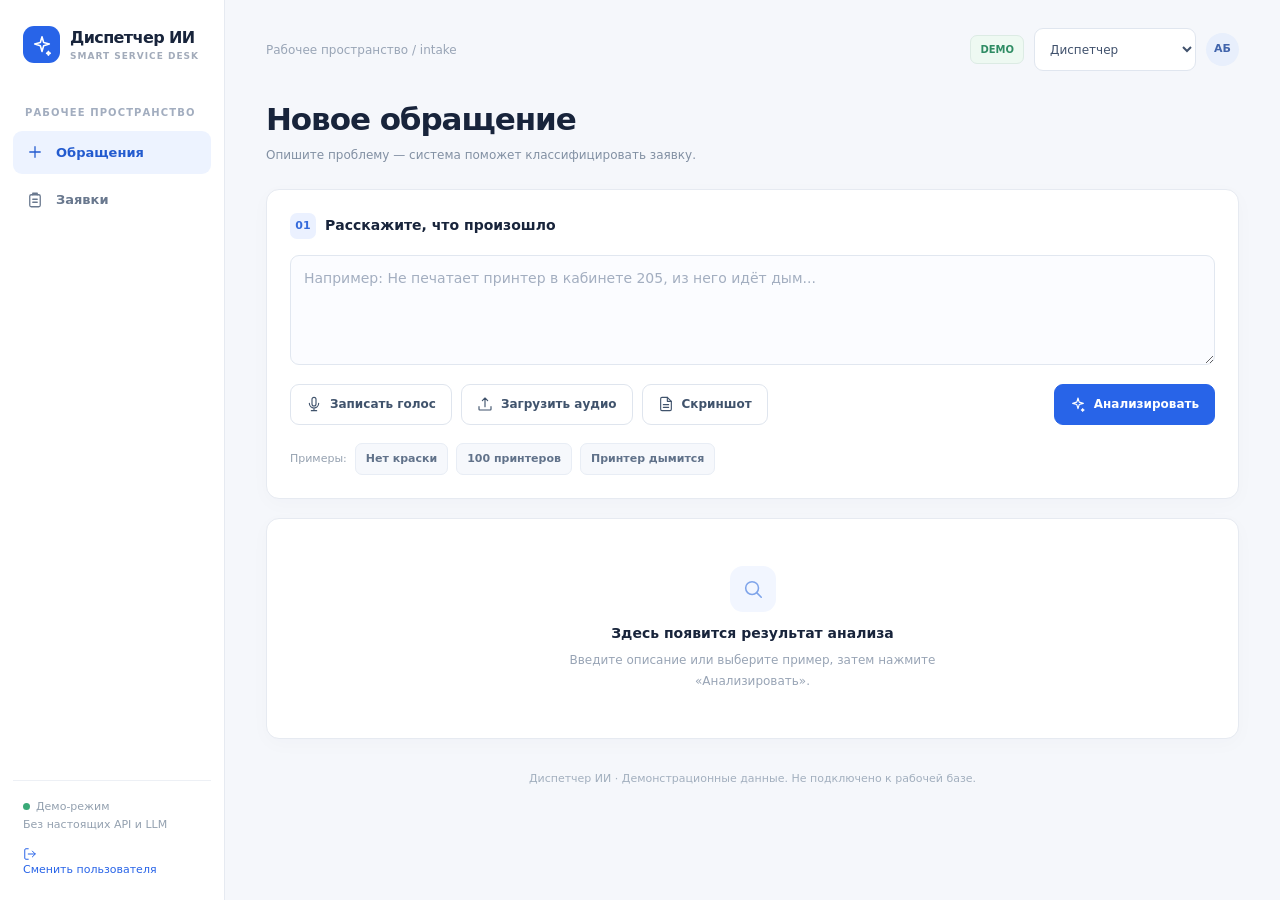
<file: index.html>
<!doctype html>
<html lang="ru">
<head>
  <meta charset="UTF-8" />
  <meta name="viewport" content="width=device-width, initial-scale=1" />
  <meta name="theme-color" content="#f5f7fb" />
  <meta name="description" content="Диспетчер ИИ — система интеллектуальной обработки обращений" />
  <title>Диспетчер ИИ — рабочее пространство</title>
  <link rel="icon" href="assets/favicon.svg" type="image/svg+xml" />
  <link rel="stylesheet" href="css/style.css" />
</head>
<body>
  <div id="app"><div class="boot">Загрузка интерфейса…</div></div>
  <script src="js/config.js"></script>
  <script src="js/api.js"></script>
  <script src="js/app.js"></script>
</body>
</html>
</file>
<file: css/style.css>
:root{--bg:#f5f7fb;--surface:#fff;--surface-alt:#f9fbff;--border:#e6eaf1;--text:#18243b;--muted:#8290a3;--primary:#2864e8;--primary-soft:#edf3ff;--shadow:0 5px 20px rgba(29,49,83,.025);--radius:13px;--danger:#c73f37;--ok:#23815b;--warn:#ae6a16;--side:225px;--font:Inter,ui-sans-serif,system-ui,-apple-system,BlinkMacSystemFont,'Segoe UI',sans-serif}
*{box-sizing:border-box}html{min-height:100%;scroll-behavior:smooth}body{margin:0;min-height:100vh;background:var(--bg);color:var(--text);font:14px/1.5 var(--font)}button,input,textarea,select{font:inherit}button{cursor:pointer}button:disabled{cursor:not-allowed;opacity:.53}button:focus-visible,a:focus-visible,input:focus-visible,textarea:focus-visible,select:focus-visible{outline:3px solid #acc6ff;outline-offset:2px}a{text-decoration:none;color:var(--primary)}h1,h2,h3,h4,p{margin-top:0}svg{display:block} .boot{display:grid;place-items:center;height:100vh;color:var(--muted)}
.shell{display:grid;grid-template-columns:var(--side) minmax(0,1fr);min-height:100vh}.sidebar{background:var(--surface);border-right:1px solid var(--border);padding:26px 13px 20px;display:flex;flex-direction:column;position:sticky;top:0;height:100vh;z-index:5}.brand{display:flex;align-items:center;gap:10px;padding:0 10px;margin-bottom:28px}.brand-icon{height:37px;width:37px;background:var(--primary);border-radius:11px;display:grid;place-items:center;color:white;font-size:19px;flex:0 0 auto}.brand-title{font-weight:800;font-size:16px;letter-spacing:-.6px}.brand-note{color:#a2abba;font-weight:700;text-transform:uppercase;letter-spacing:1px;font-size:9px}.nav-caption{text-transform:uppercase;letter-spacing:1.1px;color:#a2adbf;font-size:10px;margin:13px 12px 11px;font-weight:700}.sidebar nav{display:flex;flex-direction:column;gap:4px}.nav-item{width:100%;background:transparent;color:#69788e;border:none;border-radius:9px;display:flex;align-items:center;gap:12px;padding:12px 13px;font-size:13px;font-weight:650;text-align:left;transition:background .12s}.nav-item svg{height:18px;width:18px;flex:none}.nav-item:hover{background:#f5f8fc}.nav-item.active{background:#edf3ff;color:#235bcf}.sidebar-footer{margin-top:auto;color:#93a0af;border-top:1px solid #edf0f5;padding:17px 10px 0;font-size:11px;line-height:1.7}.sidebar-footer .dot{display:inline-block;background:#3aaa78;height:7px;width:7px;border-radius:50%;margin-right:6px}.content{min-width:0;padding:28px clamp(17px,3.2vw,45px) 60px}.container{max-width:1110px;margin:0 auto}.topbar{display:flex;align-items:center;justify-content:space-between;gap:14px;margin-bottom:30px}.breadcrumbs{font-size:12px;color:#99a5b6;white-space:nowrap;overflow:hidden;text-overflow:ellipsis}.account-area{display:flex;align-items:center;gap:10px;flex-shrink:0}.mode{border:1px solid #dcebe4;background:#eef9f2;color:#2f8c64;padding:6px 9px;border-radius:7px;font-size:10px;font-weight:770;white-space:nowrap}.mode.api{border-color:#dce7f7;background:#eff5ff;color:#356ac0}.role-choice{border:1px solid #e0e6ef;padding:8px 29px 8px 11px;border-radius:9px;background:#fff;color:#40516c;font-size:12px;max-width:180px}.avatar{background:#e8effc;color:#4265ac;font-weight:750;display:grid;place-items:center;width:33px;height:33px;border-radius:50%;font-size:11px}.intro{margin:0 0 25px}.intro h1{font-size:clamp(25px,2.7vw,31px);letter-spacing:-1.05px;line-height:1.22;margin:0 0 7px;font-weight:780}.intro p{font-size:13px;color:var(--muted);margin:0}.surface{background:var(--surface);border:1px solid var(--border);border-radius:var(--radius);box-shadow:var(--shadow)}.card{padding:23px}.section-heading{display:flex;justify-content:space-between;align-items:center;gap:15px;margin:0 0 15px}.section-heading h2{font-size:16px;font-weight:750;margin:0}.section-heading p{color:var(--muted);font-size:12px;margin:3px 0 0}.card + .card{margin-top:17px}.divider{height:1px;background:#edf0f5;margin:19px 0}.mini-title{display:flex;align-items:center;gap:9px;font-weight:730;font-size:14px;margin-bottom:16px}.num{border-radius:7px;background:#ebf1ff;color:#356bdb;display:grid;place-items:center;height:26px;width:26px;font-size:11px;font-weight:800}.textarea,input[type=text],input[type=email],input[type=password],input[type=search],input[type=number],input[type=datetime-local],select,textarea{width:100%;border:1px solid #e1e7f0;border-radius:9px;background:#fbfcff;padding:11px 13px;color:#2d3e59;outline:none;min-height:43px}.textarea,textarea{height:110px;resize:vertical;line-height:1.65}textarea:focus,input:focus,select:focus{border-color:#82a7f3;box-shadow:0 0 0 3px rgba(40,100,232,.08)}::placeholder{color:#a3aec0}.form-actions{display:flex;gap:9px;justify-content:space-between;align-items:center;flex-wrap:wrap;margin-top:13px}.form-actions.end{justify-content:flex-end}.button{border:1px solid #dfe5ee;background:#fff;color:#40536c;padding:10px 15px;min-height:41px;border-radius:9px;font-weight:700;font-size:12px;display:inline-flex;align-items:center;justify-content:center;gap:8px;transition:filter .12s,background .12s;white-space:nowrap}.button:hover:not(:disabled){filter:brightness(.97)}.button svg{height:16px;width:16px}.button.primary{background:var(--primary);border-color:var(--primary);color:#fff}.button.dark{background:#172b4c;border-color:#172b4c;color:#fff}.button.soft{background:#f3f7ff;border-color:#e0eaff;color:#3568c7}.button.danger{color:#bf4439;background:#fff5f3;border-color:#f4ded9}.button.small{padding:7px 11px;min-height:33px;font-size:11px}.button.link{border:0;background:transparent;color:var(--primary);padding:5px 0;min-height:25px}.button.push{margin-left:auto}.examples{display:flex;align-items:center;gap:8px;flex-wrap:wrap;margin-top:17px}.hint{font-size:11px;color:#95a1b0}.chip{border:1px solid #e8edf5;background:#f6f8fc;color:#61728a;border-radius:7px;padding:7px 10px;font-size:11px;font-weight:600}.chip:hover{color:#2a60d2;background:#edf3ff;border-color:#dce7ff}.result-area{margin-top:19px}.empty{text-align:center;padding:47px 25px}.empty-icon{margin:auto auto 11px;border-radius:13px;background:#f2f6ff;display:grid;place-items:center;height:46px;width:46px;color:#7fa4ea}.empty-icon svg{height:22px;width:22px}.empty h3{font-size:14px;margin:0 0 6px}.empty p{color:#98a4b5;font-size:12px;max-width:390px;line-height:1.7;margin:auto}.result-head{display:flex;justify-content:space-between;align-items:center;gap:12px;padding-bottom:16px;margin-bottom:18px;border-bottom:1px solid #edf0f5}.result-head strong{display:flex;gap:10px;align-items:center;font-size:15px}.result-head svg{color:#4573db;width:17px;height:17px}.pill{font-size:10px;font-weight:780;border-radius:6px;padding:6px 9px;display:inline-flex;align-items:center;gap:5px;white-space:nowrap}.pill.low{color:#248659;background:#eaf8f0}.pill.medium{color:#326abf;background:#eaf1ff}.pill.high{color:#a66716;background:#fff3e2}.pill.critical{color:#c44337;background:#fff0ed}.pill.new,.pill.open{background:#edf3ff;color:#3769c1}.pill.in_progress{background:#eef4ff;color:#356cba}.pill.resolved,.pill.closed{background:#ecf8f0;color:#287c57}.pill.needs_clarification{background:#fff3e2;color:#a66716}.grid-2{display:grid;grid-template-columns:repeat(2,minmax(0,1fr));gap:16px}.grid-3{display:grid;grid-template-columns:repeat(3,minmax(0,1fr));gap:16px}.field-label{display:block;color:#8997ac;font-size:10px;font-weight:700;margin-bottom:5px}.field-value{font-size:12px;color:#30425a;line-height:1.55;overflow-wrap:anywhere}.form-field{display:block;margin-bottom:14px}.form-field > span{display:block;font-size:11px;font-weight:700;color:#62748c;margin-bottom:7px}.form-field small{display:block;font-size:10px;color:#95a2b4;margin-top:5px}.advice{padding:16px;border-radius:10px;background:#f5f8ff;border:1px solid #e0eafb;margin-top:17px}.advice.danger{background:#fff6f4;border-color:#f3ded8}.advice h3{margin:0 0 8px;font-size:13px;display:flex;align-items:center;gap:8px}.advice p{margin:0 0 10px;color:#53657e;font-size:12px;line-height:1.65}.advice ul,.advice ol{margin:6px 0 0 18px;padding:0;color:#53657e;font-size:12px;line-height:1.85}.notice{background:#f7f9fd;border:1px solid #e6edf7;padding:13px 15px;border-radius:10px;color:#6d7d94;font-size:12px;line-height:1.65}.notice.warning{background:#fff8ee;color:#8c672c;border-color:#f5e8ce}.notice.danger{background:#fff4f2;color:#ad5149;border-color:#f3ddd9}.notice.success{background:#effaf3;color:#397e5c;border-color:#dbeee3}.notice + .notice{margin-top:10px}.question{padding:10px 12px;background:#fff;border:1px solid #e5eaf3;border-radius:8px;font-size:12px;margin-top:8px;color:#5b6d83}.table-wrap{overflow-x:auto;width:100%}.table{border-collapse:collapse;width:100%;font-size:12px;min-width:570px}.table th{background:#fbfcfe;color:#91a0b2;text-transform:uppercase;letter-spacing:.45px;font-size:10px;font-weight:700;padding:15px 17px;text-align:left;border-bottom:1px solid var(--border)}.table td{padding:15px 17px;border-bottom:1px solid #edf0f5;color:#4c5d73;vertical-align:middle;max-width:320px}.table tr:last-child td{border-bottom:0}.table tbody tr:hover{background:#fbfcff}.table .primary-text{font-weight:680;color:#304159}.table button.link{padding:0;min-height:0}.filters{display:flex;flex-wrap:wrap;gap:9px;margin-bottom:16px}.filters input,.filters select{min-height:39px;flex:1;min-width:130px;background:white}.filters input{flex:2;min-width:220px}.table-head{display:flex;align-items:center;justify-content:space-between;gap:12px;padding:17px 20px;border-bottom:1px solid #edf0f5}.table-head strong{font-size:13px}.table-head small{color:#99a5b4}.ticket-head{display:flex;align-items:start;justify-content:space-between;gap:10px;margin-bottom:15px}.ticket-head h2{font-size:20px;line-height:1.35;margin:8px 0 0}.back{border:0;background:none;color:#5279bd;padding:0 0 15px;font-weight:710;font-size:12px}.back:hover{text-decoration:underline}.ticket-desc{font-size:13px;line-height:1.75;color:#52637b;border-left:3px solid #dce8ff;padding-left:13px;margin:14px 0 19px}.ticket-tools{display:flex;gap:10px;flex-wrap:wrap}.kb-grid{display:grid;grid-template-columns:repeat(2,minmax(0,1fr));gap:13px}.kb-card{padding:19px;display:flex;flex-direction:column;gap:8px}.kb-card h3{font-size:14px;margin:0;line-height:1.5}.kb-card p{color:#7e8ba0;font-size:12px;line-height:1.6;margin:0;flex:1}.kb-card .meta{font-size:10px;color:#a0abbb;margin-top:6px}.kb-card button{align-self:flex-start}.steps{padding-left:21px;color:#53637b;font-size:13px;line-height:1.85}.steps li{padding-bottom:9px}.panel-heading{font-size:14px;font-weight:740;margin:0 0 13px}.split{display:grid;grid-template-columns:minmax(0,1.65fr) minmax(270px,1fr);gap:16px;align-items:start}.stat{padding:19px}.stat-label{font-size:11px;color:#8a9aaf}.stat-value{font-size:27px;font-weight:800;letter-spacing:-.9px;margin-top:7px}.stat-foot{font-size:11px;color:#8d9ab0;margin-top:4px}.profile-line{display:flex;align-items:center;gap:10px}.profile-line .avatar{height:34px;width:34px;flex:none}.muted{color:var(--muted)}.small{font-size:11px}.top-gap{margin-top:18px}.view-label{font-size:10px;font-weight:800;letter-spacing:1.1px;text-transform:uppercase;color:#9ba9bd;margin-bottom:13px}.footer-note{color:#a2afbe;font-size:11px;text-align:center;margin:32px 0 0}.toast-wrap{position:fixed;bottom:22px;right:22px;z-index:100;display:flex;flex-direction:column;gap:8px;max-width:min(360px,calc(100vw - 44px))}.toast{padding:12px 16px;background:#192e4e;color:white;box-shadow:0 10px 35px #192e4e2e;border-radius:9px;font-size:12px;line-height:1.6}.toast.error{background:#9e3b3b}.toast.success{background:#1e6a52}.modal-backdrop{position:fixed;inset:0;background:#12213884;z-index:40;display:grid;place-items:center;padding:18px}.modal{width:min(520px,100%);background:white;border-radius:14px;border:1px solid #e4e9f1;box-shadow:0 18px 70px #10223b35;padding:24px}.modal h2{font-size:18px;margin:0 0 8px}.modal p{font-size:12px;color:#76869a;line-height:1.6}.login-wrap{min-height:100vh;display:grid;place-items:center;padding:20px}.login-card{max-width:450px;width:100%;padding:29px}.login-card .brand{padding:0;margin:0 0 28px}.login-card h1{font-size:25px;letter-spacing:-.7px;margin-bottom:7px}.login-card p{font-size:13px;color:#8593a6}.login-card .button{width:100%}.login-card .notice{margin:15px 0}.role-tiles{display:grid;grid-template-columns:repeat(2,minmax(0,1fr));gap:9px;margin-top:15px}.role-tile{border:1px solid #e4eaf2;background:#fff;text-align:left;border-radius:9px;padding:13px;font-size:12px;font-weight:700;color:#45566e;line-height:1.5}.role-tile:hover{background:#f3f7ff;border-color:#bacff8}.spinner{height:15px;width:15px;border:2px solid #d0ddf9;border-top-color:var(--primary);border-radius:100%;animation:spin .75s linear infinite;display:inline-block;vertical-align:middle}@keyframes spin{to{transform:rotate(360deg)}}.sr-only{position:absolute;width:1px;height:1px;padding:0;margin:-1px;overflow:hidden;clip:rect(0,0,0,0);white-space:nowrap;border:0}
@media(max-width:980px){.split{grid-template-columns:1fr}.grid-3{grid-template-columns:repeat(2,minmax(0,1fr))}}@media(max-width:700px){.shell{display:block}.sidebar{position:static;height:auto;padding:13px 14px 11px;border-right:0;border-bottom:1px solid var(--border)}.sidebar .brand{padding:0;margin-bottom:12px}.sidebar .nav-caption,.sidebar-footer{display:none}.sidebar nav{flex-direction:row;gap:4px;overflow-x:auto}.nav-item{width:auto;white-space:nowrap;padding:9px 11px;font-size:11px}.nav-item svg{height:16px;width:16px}.content{padding:19px 15px 35px}.topbar{margin-bottom:23px}.role-choice{max-width:146px;font-size:11px}.avatar{display:none}.intro{margin-bottom:20px}.card{padding:17px}.grid-2{gap:13px}.kb-grid{grid-template-columns:1fr}.filters input{min-width:100%}.filters select{min-width:calc(50% - 5px)}.button.push{margin-left:0}.form-actions .button{flex:1}.table-head{padding:13px 15px}.ticket-head{flex-wrap:wrap}.grid-3{grid-template-columns:1fr}.role-tiles{grid-template-columns:1fr 1fr}}
@media(max-width:380px){.role-choice{max-width:120px}.account-area{gap:5px}.mode{font-size:9px}.grid-2{grid-template-columns:1fr}}
/* V2: minimal role-focused interface */
.work-focus{max-width:920px}
.ticket-title-link{display:block;text-align:left;border:0;background:transparent;color:#304159;font-weight:690;font-size:12px;padding:1px 0 5px;white-space:normal;cursor:pointer}
.ticket-title-link:hover{color:var(--primary)}
.source-line{display:flex;gap:7px;align-items:center;padding:5px 0;color:#6280ae}
.source-line .button.link{min-height:26px;white-space:normal;text-align:left;line-height:1.5}
.source-preview{background:#f5f8ff;border:1px solid #e4ebf8;border-radius:9px;padding:14px;color:#53647e;font-size:13px;line-height:1.8;max-height:310px;overflow-y:auto;white-space:normal}
.kb-actions{display:flex;gap:8px;flex-wrap:wrap;margin-top:14px}
.kb-actions .button{white-space:normal}
.admin-actions{justify-content:flex-start;margin:0 0 8px}
.stats-filters{display:flex;gap:12px;align-items:flex-end;flex-wrap:wrap}
.stats-filters .form-field{margin-bottom:0;min-width:180px;flex:1}
.stats-filters .button{min-height:43px}
.stat-line{display:flex;justify-content:space-between;align-items:center;padding:11px 0;border-bottom:1px solid #edf0f5;gap:14px}
.stat-line:last-child{border:0}
input[type=date],input[type=url]{width:100%;border:1px solid #e1e7f0;border-radius:9px;background:#fbfcff;padding:11px 13px;color:#2d3e59;outline:none;min-height:43px}
input[type=date]:focus,input[type=url]:focus{border-color:#82a7f3;box-shadow:0 0 0 3px rgba(40,100,232,.08)}
.modal{max-height:calc(100vh - 44px);overflow-y:auto}
.role-tiles{grid-template-columns:repeat(3,minmax(0,1fr))}
@media(max-width:700px){.role-tiles{grid-template-columns:1fr}.stats-filters .form-field{min-width:calc(50% - 6px)}.stats-filters .button{width:100%}.admin-actions .button{flex:1}.work-focus{max-width:100%}}

/* V3: actions live in each engineer queue row, not in a separate ticket card. */
.engineer-actions{display:flex;align-items:center;gap:8px;flex-wrap:wrap;min-width:195px}
.engineer-actions .button{min-height:33px;padding:7px 10px;font-size:11px;white-space:nowrap}
.engineer-actions .button:disabled{opacity:.38;cursor:not-allowed;filter:none}
@media(max-width:700px){.engineer-actions{min-width:180px}.engineer-actions .button{flex:0 0 auto}}

/* V4 — AI case requirements: critical engineer alert, SLA, explainability, reporting */
.urgent-banner{background:linear-gradient(100deg,#fff2ef 0%,#fff9f7 100%);border:2px solid #dd5647;border-radius:12px;padding:19px 20px;display:flex;align-items:center;gap:17px;box-shadow:0 6px 20px rgba(202,61,46,.08);margin:0 0 16px;animation:urgentPanelPulse 2s ease-in-out infinite}
.urgent-banner>div:nth-child(2){min-width:0;flex:1}
.urgent-banner-icon{color:#cd332e;background:#ffe5e1;height:48px;width:48px;border-radius:12px;display:grid;place-items:center;flex:none;animation:urgentIconBlink 1s steps(2,end) infinite}
.urgent-head{font-size:16px;line-height:1.4;letter-spacing:.1px;font-weight:850;color:#b62a25;animation:urgentTextBlink 1s ease-in-out infinite}
.urgent-details{font-size:12px;line-height:1.6;margin-top:4px;color:#8c4a44}
.urgent-quick{border:1px solid #c93830;background:#c93830;color:white;font-weight:780;white-space:normal;flex:0 0 auto}
.urgent-row-caption{color:#c53129;font-size:10px;font-weight:850;margin-top:7px;display:flex;align-items:center;gap:4px;animation:urgentTextBlink 1.1s ease-in-out infinite}
.table tbody tr.urgent-ticket-row{background:#fff9f8;border-left:4px solid #dc493c}
.table tbody tr.urgent-ticket-row:hover{background:#fff3f0}
.urgent-highlight{outline:3px solid #e2513d;outline-offset:-3px}
.engineer-actions .button.urgent-accept{color:#fff;background:#c62b24;border-color:#bd241e;font-size:11px;font-weight:900;box-shadow:0 0 0 0 rgba(220,51,38,.42);animation:urgentButtonBlink 1s ease-in-out infinite}
.engineer-actions .button.urgent-accept:hover{filter:none;background:#981a17}
.sla-text{display:inline-block;margin-top:3px;font-size:11px;color:#96682e;font-weight:700;font-variant-numeric:tabular-nums}
.sla-text.overdue{color:#b82923}
.row-sla{margin-top:5px;min-height:20px}
.demo-help{margin:0 0 15px;display:flex;gap:8px;align-items:center;flex-wrap:wrap}
.demo-help .button{font-size:11px}
.extract-details{border:1px solid #e6ecf5;border-radius:9px;background:#fbfcff;padding:12px 14px;margin:14px 0}
.extract-details summary{font-weight:750;color:#3f5b85;font-size:12px;cursor:pointer;line-height:1.65;list-style-position:inside}
.extract-details .form-field{margin-bottom:11px}
.extract-details[open] summary{margin-bottom:10px}
.ai-assessment{display:grid;grid-template-columns:1fr 1fr;gap:12px;background:#f5f8ff;border:1px solid #e5ebfa;border-radius:9px;padding:12px 14px;margin:12px 0}
.progress-row{margin:12px 0 17px}
.progress-label{display:flex;justify-content:space-between;color:#4b5f7b;font-size:12px;gap:14px;margin-bottom:7px}
.progress-label strong{color:#253750;font-variant-numeric:tabular-nums}
.progress-track{height:8px;background:#ecf0f7;border-radius:99px;overflow:hidden}
.progress-fill{height:100%;border-radius:99px;background:#749cec;min-width:0}
.progress-fill.low{background:#4aaf83}.progress-fill.medium{background:#7b9deb}.progress-fill.high{background:#e8a34c}.progress-fill.critical{background:#e36359}
.metric-card{display:flex;align-items:center;gap:16px;padding:14px;background:#f5f8ff;border-radius:10px;margin-top:12px;flex-wrap:wrap}
.metric-time{font-size:27px;font-weight:800;letter-spacing:.5px;font-variant-numeric:tabular-nums;color:#1e4fb5}
.metric-context{color:#657890;font-size:12px}
@keyframes urgentButtonBlink{0%,100%{background:#b82420;box-shadow:0 0 0 0 rgba(222,52,43,.34)}50%{background:#f14837;box-shadow:0 0 0 6px rgba(231,60,48,.19)}}
@keyframes urgentTextBlink{0%,100%{color:#a92420;opacity:1}50%{color:#f03529;opacity:.55}}
@keyframes urgentIconBlink{0%,100%{background:#ffe5e1;color:#b72b24}50%{background:#e54b3b;color:#fff}}
@keyframes urgentPanelPulse{0%,100%{border-color:#df594c;box-shadow:0 6px 20px rgba(202,61,46,.08)}50%{border-color:#f29a87;box-shadow:0 5px 27px rgba(220,61,44,.18)}}
@media(max-width:840px){.urgent-banner{flex-wrap:wrap}.urgent-quick{width:100%}}
@media(max-width:700px){.urgent-banner{padding:13px;gap:10px}.urgent-banner-icon{height:39px;width:39px}.urgent-head{font-size:13px}.urgent-details{font-size:11px}.engineer-actions .button.urgent-accept{white-space:normal}.ai-assessment{grid-template-columns:1fr}}
@media(prefers-reduced-motion:reduce){.urgent-banner,.urgent-banner-icon,.urgent-head,.urgent-row-caption,.engineer-actions .button.urgent-accept{animation:none!important}.engineer-actions .button.urgent-accept{background:#bd221c;outline:2px solid #f09a8c}.urgent-head,.urgent-row-caption{color:#b62620!important;opacity:1!important}}

/* V4.1: an unaccepted critical engineer ticket has exactly one visible urgency indicator/action.
   Priority and status columns are visually combined with Actions until accepted. */
.urgent-only-cell{vertical-align:middle!important;padding:16px 20px!important}
.urgent-only-cell .engineer-actions{justify-content:flex-start;gap:12px}
.urgent-only-cell .urgent-accept{font-size:12px;min-height:42px;padding:11px 15px}
@media(max-width:700px){.urgent-only-cell{padding:12px!important}.urgent-only-cell .engineer-actions{flex-wrap:wrap}}


/* V4.2: Small status illustrations for the engineer. Each row gets ONE
   workflow/repair visual. Critical unaccepted rows keep ONLY the urgent action. */
.work-badge{display:inline-flex;align-items:center;gap:7px;padding:8px 10px;border:1px solid transparent;border-radius:9px;font-size:11px;font-weight:760;line-height:1.3;white-space:normal;max-width:170px}
.work-badge svg{height:17px;width:17px;flex:0 0 17px}
.work-pending{background:#f3f5f9;border-color:#e5eaf1;color:#65758a}
.work-working{background:#edf4ff;border-color:#d8e6fc;color:#285daf}
.work-working svg{transform-origin:50% 50%;animation:workToolMove 1.7s ease-in-out infinite}
.work-repair{background:#fff6e9;border-color:#f6e4c3;color:#a5681d}
.work-repair svg{transform-origin:50% 50%;animation:repairToolMove 2.4s ease-in-out infinite}
.work-done{background:#ebf8f1;border-color:#d3eddf;color:#237f56}
@keyframes workToolMove{0%,100%{transform:rotate(-10deg)}50%{transform:rotate(12deg)}}
@keyframes repairToolMove{0%,100%{transform:rotate(0deg)}50%{transform:rotate(9deg)}}
@media(prefers-reduced-motion:reduce){.work-badge svg{animation:none!important}}

/* V4.3 — Administrator: engineers and their active assignments */
.engineers-search{margin:18px 0 16px}.engineers-search input{background:#fff;max-width:720px}
.engineer-summary{display:grid;grid-template-columns:repeat(3,minmax(0,1fr));gap:13px;margin-top:16px}
.engineer-stat{padding:18px 20px;display:flex;flex-direction:column;gap:7px}
.engineer-stat span{font-size:11px;color:#8191a6;font-weight:650}
.engineer-stat strong{font-size:26px;line-height:1.1;color:#243e6d;font-variant-numeric:tabular-nums}
.engineers-list{display:grid;gap:16px}
.engineer-card{overflow:hidden;padding:20px 22px}
.engineer-profile{display:flex;align-items:center;justify-content:space-between;gap:15px}
.engineer-profile-meta{display:flex;align-items:center;gap:13px;min-width:0}
.engineer-avatar{width:44px;height:44px;border-radius:13px;background:#eaf1ff;color:#3067d3;display:grid;place-items:center;flex:0 0 44px;font-weight:850;font-size:14px}
.engineer-profile h2{font-size:16px;line-height:1.3;margin:0 0 4px;overflow-wrap:anywhere}
.engineer-profile p{font-size:11px;color:#8292a6;margin:0}
.engineer-workload{text-align:right;display:flex;flex-direction:column;min-width:100px}
.engineer-workload strong{color:#2864e8;font-weight:800;font-size:25px;line-height:1.1}
.engineer-workload span{font-size:10px;color:#8493a8}
.engineer-skill-row{margin-top:18px}
.engineer-skills{display:flex;gap:6px;flex-wrap:wrap;margin-top:7px}
.engineer-skill{border:1px solid #dfe9fd;background:#f0f5ff;color:#3263bd;font-size:11px;font-weight:680;border-radius:7px;padding:6px 10px}
.engineer-loadline{display:flex;gap:18px;flex-wrap:wrap;padding:14px 0;margin:15px 0;border-top:1px solid #edf0f5;border-bottom:1px solid #edf0f5;color:#8290a3;font-size:11px}
.engineer-loadline strong{color:#3c526f}
.engineer-task-head{font-weight:740;font-size:13px;display:flex;align-items:center;gap:8px;margin-bottom:8px}
.engineer-task-head span{background:#edf3ff;color:#4670b3;border-radius:7px;font-size:11px;padding:3px 7px}
.engineer-task-table{min-width:550px}.engineer-task-table th{padding:12px 14px}.engineer-task-table td{padding:12px 14px}.engineer-task-table td strong{font-size:12px;color:#3c4d63;font-weight:660}
.engineer-no-tasks{background:#f8fafc;border:1px dashed #e1e7f0;color:#8191a6;font-size:12px;padding:18px;border-radius:9px;text-align:center}
@media(max-width:700px){.engineer-summary{grid-template-columns:1fr 1fr}.engineer-card{padding:16px}.engineer-stat{padding:14px}.engineer-profile{align-items:flex-start}.engineer-workload{min-width:70px}.engineer-loadline{gap:8px;justify-content:space-between}}
@media(max-width:430px){.engineer-summary{grid-template-columns:1fr}.engineer-profile{flex-wrap:wrap}.engineer-workload{margin-left:57px;text-align:left;flex-direction:row;gap:7px;align-items:baseline}.engineer-avatar{width:39px;height:39px;flex-basis:39px}.engineer-profile h2{font-size:14px}}
</file>
